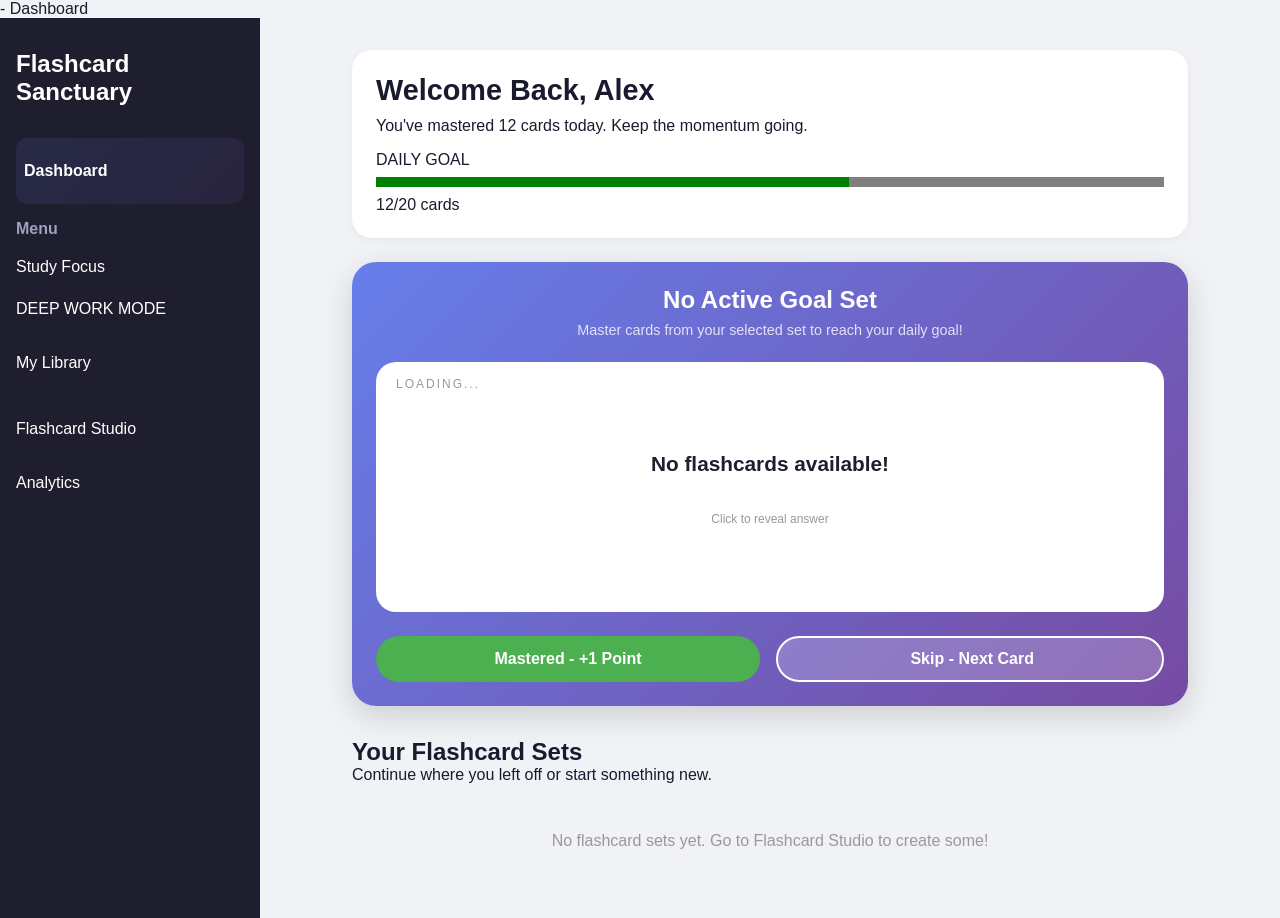
<file: index.html>
<!DOCTYPE html>
<html lang="en">
<head>
    <meta charset="UTF-8">
    <meta name="viewport" content="width=device-width, initial-scale=1.0">
    <title> Holo Study </title> - Dashboard</title>
    <link rel="stylesheet" href="css/common.css">
    <link rel="stylesheet" href="css/dashboard.css">
</head>
<body>

<!-- Hamburger Button -->
<div class="hamburger" id="hamburger">
    <span></span>
    <span></span>
    <span></span>
</div>

<!-- Dashboard Container (wraps sidebar + content) -->
<div class="dashboard-container">
    <!-- Sidebar will be loaded here by JavaScript -->

    <!-- Main Content -->
    <div class="main-content">
        <div class="welcome-card">
            <h1>Welcome Back, Alex </h1>
            <p>You've mastered 12 cards today. Keep the momentum going.</p>
            <div class="daily-goal">
                <span> DAILY GOAL</span>
                <progress id="dailyProgress" value="12" max="20"></progress>
                <span id="dailyProgressText">12/20 cards</span>
            </div>
        </div>

        <!-- Goal Flashcard Section -->
        <div class="goal-flashcard-section">
            <div class="goal-header">
                <h2> Goal: Loading...</h2>
                <p>Master cards from your selected set to reach your daily goal!</p>
            </div>

            <div class="goal-flashcard" id="goalFlashcard" onclick="flipGoalCard()">
                <div class="goal-card-label" id="goalCardLabel"> Loading...</div>
                <div class="goal-card-content">
                    <div class="goal-question" id="goalQuestion">Loading...</div>
                    <div class="goal-answer" id="goalAnswer"></div>
                </div>
                <div class="goal-flip-hint" id="goalFlipHint"> Click to reveal answer </div>
            </div>

            <div class="goal-actions">
                <button class="goal-mastered-btn" onclick="markGoalMastered()"> Mastered - +1 Point</button>
                <button class="goal-skip-btn" onclick="skipGoalCard()">️ Skip - Next Card</button>
            </div>
        </div>

        <h2>Your Flashcard Sets</h2>
        <p>Continue where you left off or start something new.</p>

        <div class="sets-container" id="setsContainer"></div>
    </div>
</div>

<script src="js/common.js"></script>
<script src="js/dashboard.js"></script>
</body>
</html>
</file>
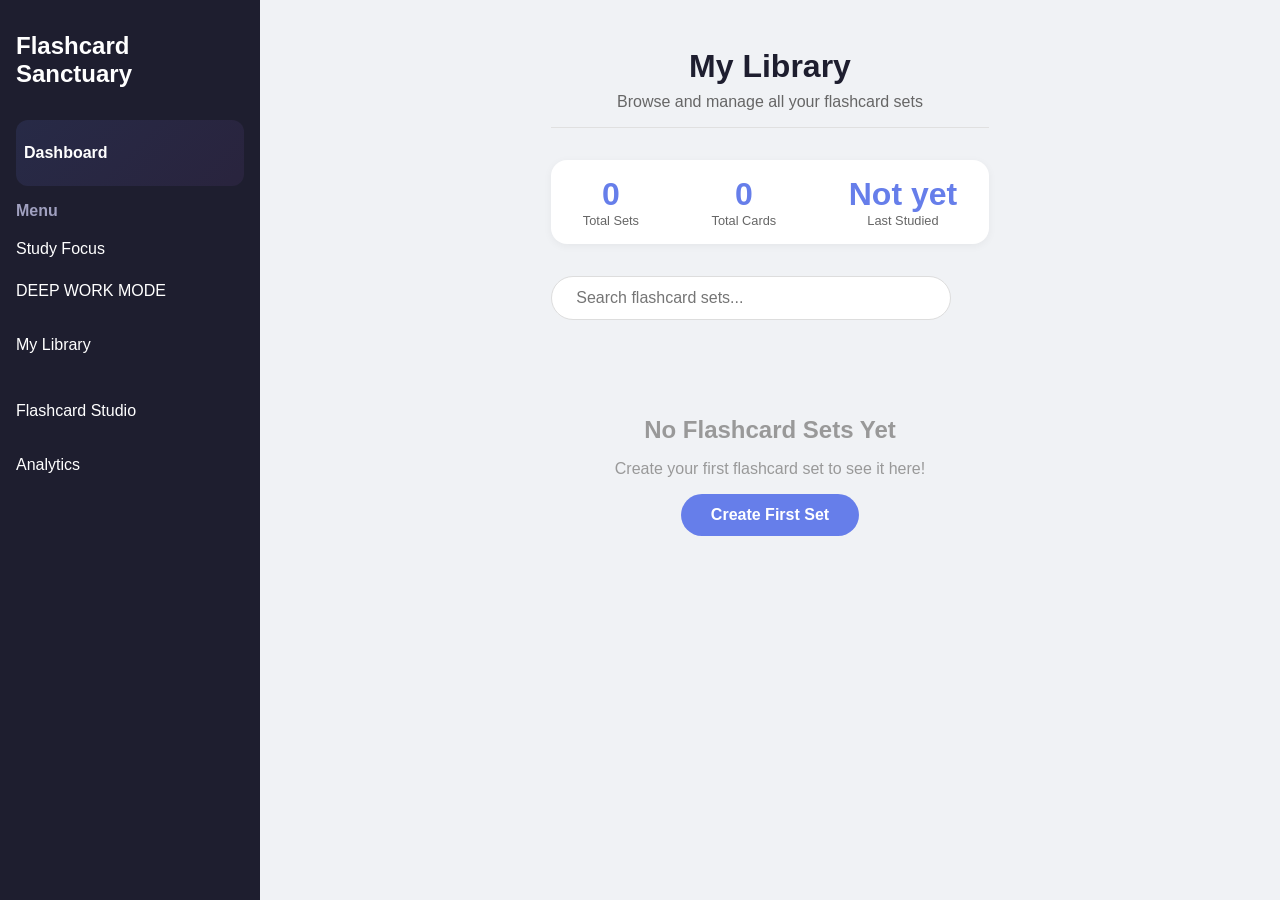
<file: gallery.html>
<!DOCTYPE html>
<html lang="en">
<head>
    <meta charset="UTF-8">
    <meta name="viewport" content="width=device-width, initial-scale=1.0">
    <title>Flashcard Sanctuary - My Library</title>
    <link rel="stylesheet" href="css/common.css">
    <style>
        /* Gallery specific styles */
        .gallery-container {
            max-width: 1200px;
            margin: 0 auto;
            padding: 2rem;
            min-height: 100vh;
        }

        .gallery-header {
            position: sticky;
            top: 0;
            background: #f0f2f5;
            padding: 1rem 0;
            text-align: center;
            z-index: 100;
            border-bottom: 1px solid #e0e0e0;
            margin-bottom: 2rem;
        }

        .gallery-header h1 {
            font-size: 2rem;
            color: #1e1e2f;
        }

        .gallery-header p {
            color: #666;
            margin-top: 0.5rem;
        }

        .stats-bar {
            background: white;
            border-radius: 16px;
            padding: 1rem 2rem;
            margin-bottom: 2rem;
            display: flex;
            justify-content: space-between;
            align-items: center;
            flex-wrap: wrap;
            gap: 1rem;
            box-shadow: 0 2px 8px rgba(0,0,0,0.05);
        }

        .stat-card {
            text-align: center;
        }

        .stat-number {
            font-size: 2rem;
            font-weight: bold;
            color: #667eea;
        }

        .stat-label {
            font-size: 0.8rem;
            color: #666;
        }

        .search-bar {
            margin-bottom: 2rem;
        }

        .search-input {
            width: 100%;
            max-width: 400px;
            padding: 12px 20px;
            border: 1px solid #ddd;
            border-radius: 40px;
            font-size: 1rem;
            outline: none;
            transition: border-color 0.2s;
        }

        .search-input:focus {
            border-color: #667eea;
        }

        .gallery-grid {
            display: grid;
            grid-template-columns: repeat(auto-fill, minmax(300px, 1fr));
            gap: 1.5rem;
        }

        .gallery-card {
            background: white;
            border-radius: 20px;
            padding: 1.5rem;
            box-shadow: 0 2px 8px rgba(0,0,0,0.05);
            transition: transform 0.2s, box-shadow 0.2s;
            cursor: pointer;
        }

        .gallery-card:hover {
            transform: translateY(-4px);
            box-shadow: 0 8px 20px rgba(0,0,0,0.1);
        }

        .gallery-card-header {
            display: flex;
            justify-content: space-between;
            align-items: flex-start;
            margin-bottom: 1rem;
        }

        .gallery-card h3 {
            font-size: 1.3rem;
            color: #1e1e2f;
            margin-bottom: 0.5rem;
        }

        .card-count-badge {
            background: #667eea;
            color: white;
            padding: 4px 10px;
            border-radius: 20px;
            font-size: 0.8rem;
        }

        .gallery-card p {
            color: #666;
            font-size: 0.9rem;
            margin-bottom: 1rem;
        }

        .card-actions {
            display: flex;
            gap: 0.8rem;
            margin-top: 1rem;
        }

        .gallery-study-btn {
            flex: 1;
            background: #1e1e2f;
            color: white;
            border: none;
            padding: 8px 16px;
            border-radius: 25px;
            cursor: pointer;
            font-weight: bold;
            transition: background 0.2s;
        }

        .gallery-study-btn:hover {
            background: #33334f;
        }

        .gallery-delete-btn {
            background: #ff4444;
            color: white;
            border: none;
            padding: 8px 16px;
            border-radius: 25px;
            cursor: pointer;
            transition: background 0.2s;
        }

        .gallery-delete-btn:hover {
            background: #cc0000;
        }

        .empty-gallery {
            text-align: center;
            padding: 4rem;
            color: #999;
        }

        .empty-gallery h3 {
            font-size: 1.5rem;
            margin-bottom: 1rem;
        }

        .create-first-btn {
            display: inline-block;
            background: #667eea;
            color: white;
            padding: 12px 30px;
            border-radius: 40px;
            text-decoration: none;
            margin-top: 1rem;
            font-weight: bold;
            transition: background 0.2s;
        }

        .create-first-btn:hover {
            background: #5a67d8;
        }

        @media (max-width: 768px) {
            .gallery-container {
                padding: 1rem;
                margin-top: 60px;
            }

            .gallery-grid {
                grid-template-columns: 1fr;
            }

            .stats-bar {
                flex-direction: column;
                text-align: center;
            }
        }
    </style>
</head>
<body>

<!-- Hamburger Button -->
<div class="hamburger" id="hamburger">
    <span></span>
    <span></span>
    <span></span>
</div>

<!-- Dashboard Container (wraps sidebar + content) -->
<div class="dashboard-container">
    <!-- Sidebar will be loaded here by JavaScript -->

    <!-- Main Content -->
    <div class="gallery-container">
        <div class="gallery-header">
            <h1> My Library</h1>
            <p>Browse and manage all your flashcard sets</p>
        </div>

        <div class="stats-bar" id="statsBar">
            <div class="stat-card">
                <div class="stat-number" id="totalSets">0</div>
                <div class="stat-label">Total Sets</div>
            </div>
            <div class="stat-card">
                <div class="stat-number" id="totalCards">0</div>
                <div class="stat-label">Total Cards</div>
            </div>
            <div class="stat-card">
                <div class="stat-number" id="lastStudied">-</div>
                <div class="stat-label">Last Studied</div>
            </div>
        </div>

        <div class="search-bar">
            <input type="text" class="search-input" id="searchInput" placeholder=" Search flashcard sets...">
        </div>

        <div id="galleryGrid" class="gallery-grid"></div>
    </div>
</div>

<script src="js/common.js"></script>
<script src="js/gallery.js"></script>
</body>
</html>
</file>
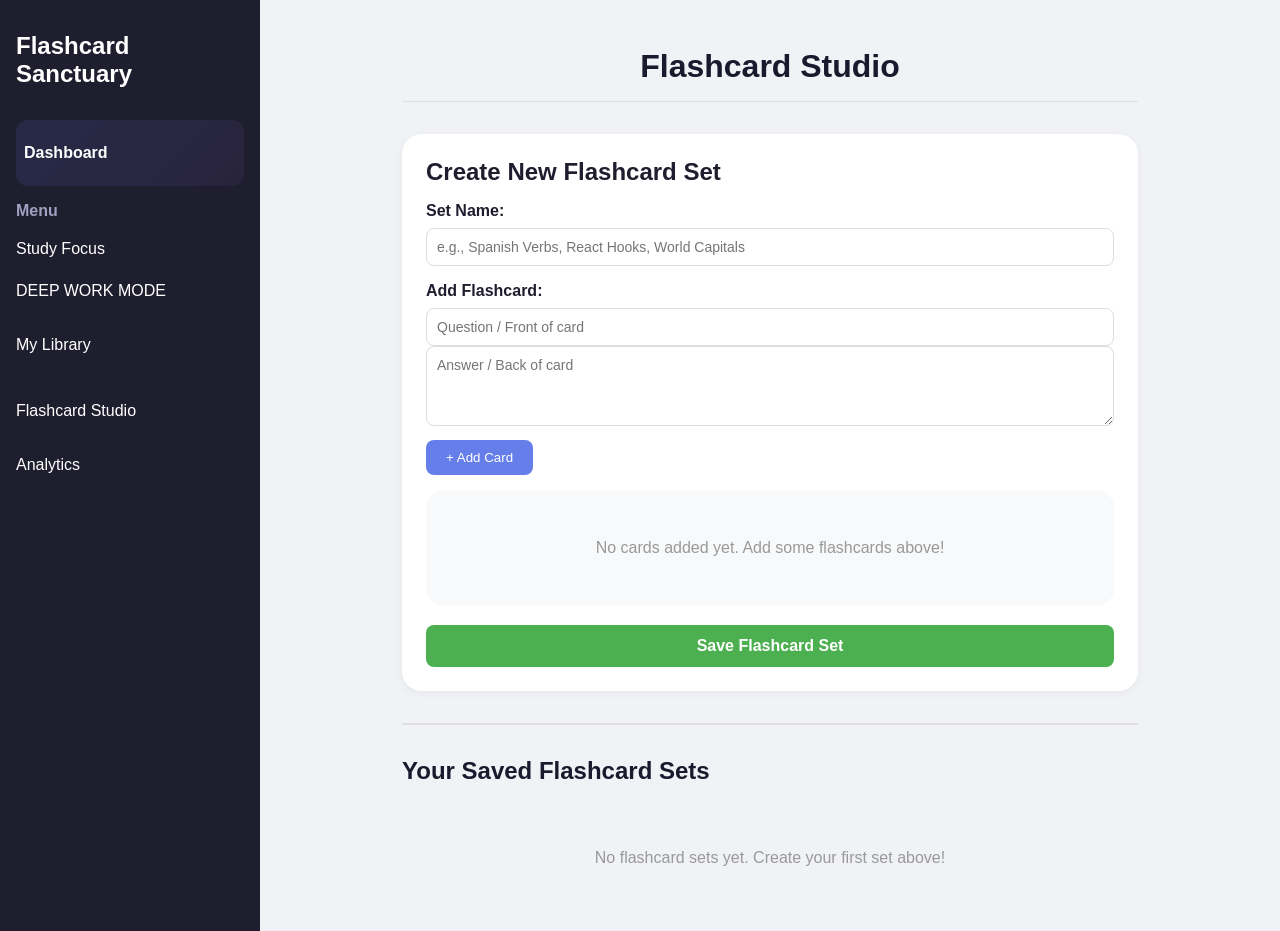
<file: studio.html>
<!DOCTYPE html>
<html lang="en">
<head>
    <meta charset="UTF-8">
    <meta name="viewport" content="width=device-width, initial-scale=1.0">
    <title>Flashcard Sanctuary - Studio</title>
    <link rel="stylesheet" href="css/common.css">
    <link rel="stylesheet" href="css/studio.css">
</head>
<body>

<!-- Hamburger Button -->
<div class="hamburger" id="hamburger">
    <span></span>
    <span></span>
    <span></span>
</div>

<!-- Dashboard Container (wraps sidebar + content) -->
<div class="dashboard-container">
    <!-- Sidebar will be loaded here by JavaScript -->

    <!-- Main Content -->
    <div class="studio-container">
        <div class="page-header">
            <h1> Flashcard Studio</h1>
        </div>

        <!-- Create New Set -->
        <div class="create-set-card">
            <h2>Create New Flashcard Set</h2>

            <div class="form-group">
                <label> Set Name:</label>
                <input type="text" id="setName" placeholder="e.g., Spanish Verbs, React Hooks, World Capitals" autocomplete="off">
            </div>

            <div class="form-group">
                <label> Add Flashcard:</label>
                <input type="text" id="question" placeholder="Question / Front of card" autocomplete="off">
                <textarea id="answer" placeholder="Answer / Back of card"></textarea>
                <button class="add-card-btn" onclick="addCardToPreview()">+ Add Card</button>
            </div>

            <div id="previewCards" class="cards-preview">
                <div class="empty-message"> No cards added yet. Add some flashcards above!</div>
            </div>

            <button class="save-set-btn" onclick="saveFlashcardSet()"> Save Flashcard Set</button>
        </div>

        <hr>

        <h2> Your Saved Flashcard Sets</h2>
        <div id="savedSetsList" class="sets-list"></div>
    </div>
</div>

<script src="js/common.js"></script>
<script src="js/studio.js"></script>
</body>
</html>
</file>
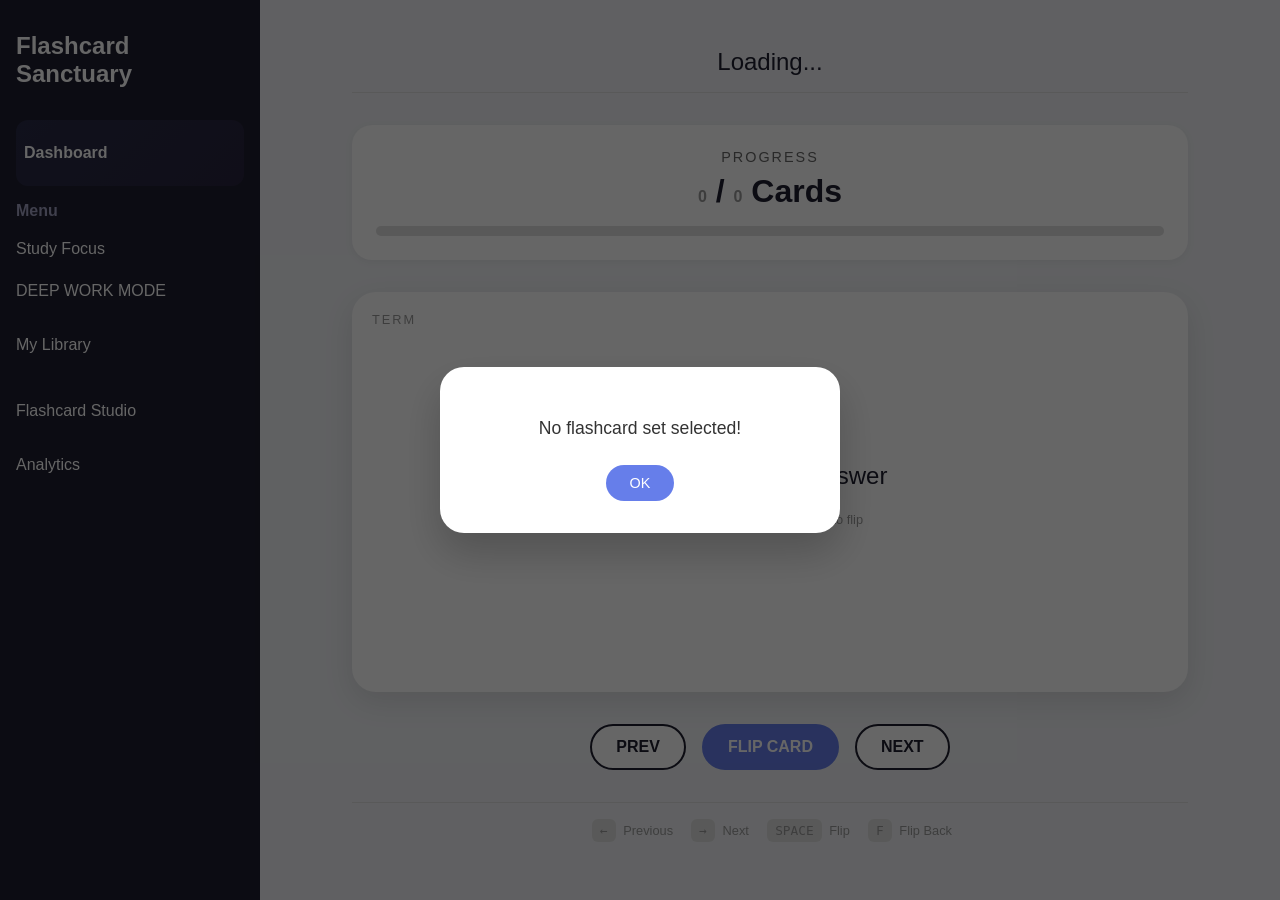
<file: study.html>
<!DOCTYPE html>
<html lang="en">
<head>
    <meta charset="UTF-8">
    <meta name="viewport" content="width=device-width, initial-scale=1.0">
    <title>Flashcard Sanctuary - Study Session</title>
    <link rel="stylesheet" href="css/common.css">
    <link rel="stylesheet" href="css/study.css">
</head>
<body>

<!-- Hamburger Button -->
<div class="hamburger" id="hamburger">
    <span></span>
    <span></span>
    <span></span>
</div>

<!-- Dashboard Container (wraps sidebar + content) -->
<div class="dashboard-container">
    <!-- Sidebar will be loaded here by JavaScript -->

    <!-- Main Content -->
    <div class="study-container" id="studyContainer">
        <div class="study-header">
            <div class="set-title" id="setTitle">Loading...</div>
        </div>

        <div id="studyArea">
            <div class="progress-section">
                <div class="progress-label">PROGRESS</div>
                <div class="progress-numbers">
                    <span id="currentCardNum">0</span> / <span id="totalCards">0</span> Cards
                </div>
                <div class="progress-bar-container">
                    <div class="progress-bar-fill" id="progressBar"></div>
                </div>
            </div>

            <div class="flashcard" id="flashcard" onclick="flipCard()">
                <div class="card-label" id="cardLabel">TERM</div>
                <div class="card-content">
                    <div class="card-question" id="questionText">Click to reveal answer</div>
                    <div class="card-answer" id="answerText"></div>
                </div>
                <div class="flip-hint" id="flipHint"> Click card or press SPACE to flip </div>
            </div>

            <div class="action-section">
                <button class="action-btn" onclick="previousCard()"> PREV</button>
                <button class="action-btn flip-btn" onclick="flipCard()"> FLIP CARD</button>
                <button class="action-btn" onclick="nextCard()">NEXT </button>
            </div>

            <div class="keyboard-hint">
                 <span>←</span> Previous &nbsp;&nbsp; <span>→</span> Next &nbsp;&nbsp; <span>SPACE</span> Flip &nbsp;&nbsp; <span>F</span> Flip Back
            </div>
        </div>

        <div id="completionScreen" class="completion-screen hidden">
            <h2> Congratulations! </h2>
            <p>You've completed all flashcards in this set!</p>
            <p id="completionStats"></p>
            <button class="restart-btn" onclick="restartSession()"> Study Again</button>
        </div>
    </div>
</div>

<script src="js/common.js"></script>
<script src="js/study.js"></script>
</body>
</html>
</file>
<file: css/common.css>
/* ========== COMMON STYLES (shared across all pages) ========== */

* {
    margin: 0;
    padding: 0;
    box-sizing: border-box;
}

body {
    font-family: 'Segoe UI', Tahoma, Geneva, Verdana, sans-serif;
    background: #f0f2f5;
    color: #1a1a2e;
    overflow-x: hidden;
}

/* ========== DASHBOARD CONTAINER (flex layout) ========== */
.dashboard-container {
    display: flex;
    min-height: 100vh;
    width: 100%;
}

/* ========== SIDEBAR STYLES ========== */

/* Sidebar - Desktop visible */
.sidebar {
    width: 260px;
    background: #1e1e2f;
    color: white;
    padding: 2rem 1rem;
    min-height: 100vh;
    position: sticky;
    top: 0;
    overflow-y: auto;
    flex-shrink: 0;
    scrollbar-width: none;
    -ms-overflow-style: none;
}

.sidebar::-webkit-scrollbar {
    display: none;
}

/* Sidebar links */
.sidebar-link {
    color: white;
    text-decoration: none;
    display: block;
    padding: 0.75rem 0;
}

.sidebar-link:hover {
    color: #a0a0c0;
}

/* Main menu / Home button highlight */
.sidebar .main-menu {
    background: linear-gradient(135deg, #667eea20 0%, #764ba220 100%);
    border-radius: 12px;
    margin: 0.5rem 0;
    padding-left: 0.5rem;
}

.sidebar .main-menu:hover {
    background: linear-gradient(135deg, #667eea40 0%, #764ba240 100%);
}

.sidebar .main-menu a {
    color: #fff;
    font-weight: bold;
}

/* Sidebar navigation */
.sidebar h2 {
    font-size: 1.5rem;
    margin-bottom: 2rem;
}

.sidebar nav p {
    color: #a0a0c0;
    margin-top: 1rem;
}

.sidebar ul {
    list-style: none;
    margin-top: 0.5rem;
}

.sidebar li {
    padding: 0.75rem 0;
    cursor: pointer;
    border-radius: 8px;
    transition: background 0.2s;
    list-style: none;
}

.sidebar li:hover {
    background: #2d2d44;
    padding-left: 0.5rem;
}

/* Icon spacing */
.sidebar li i {
    margin-right: 8px;
}

/* Close button - hidden on desktop */
.close-btn {
    display: none;
}

/* ========== HAMBURGER MENU (mobile) ========== */
.hamburger {
    display: none;
    position: fixed;
    top: 20px;
    left: 20px;
    width: 35px;
    height: 30px;
    cursor: pointer;
    z-index: 1001;
    flex-direction: column;
    justify-content: space-between;
}

.hamburger span {
    display: block;
    width: 100%;
    height: 4px;
    background-color: #1e1e2f;
    border-radius: 2px;
}

/* ========== MAIN CONTENT ========== */
.main-content {
    flex: 1;
    max-width: 900px;
    padding: 2rem;
}

/* ========== BACK BUTTON (shared) ========== */
.back-btn {
    background: #1e1e2f;
    color: white;
    padding: 10px 20px;
    border-radius: 8px;
    text-decoration: none;
    display: inline-block;
    transition: background 0.2s;
}

.back-btn:hover {
    background: #2d2d44;
}

/* ========== BUTTON CURSOR STYLES ========== */
button,
.study-btn,
.continue-btn,
.add-card-btn,
.save-set-btn,
.delete-card,
.delete-set,
.close-btn,
.hamburger {
    cursor: pointer;
}

.hamburger:hover {
    cursor: pointer;
}

.sidebar li:hover,
.sidebar-link:hover {
    cursor: pointer;
}

/* ========== MOBILE RESPONSIVE (≤768px) ========== */
@media (max-width: 768px) {
    /* Show hamburger button */
    .hamburger {
        display: flex;
    }

    /* Sidebar becomes hidden overlay on mobile */
    .sidebar {
        position: fixed;
        top: 0;
        left: -280px;
        width: 280px;
        height: 100%;
        z-index: 1000;
        transition: left 0.3s ease;
        padding-top: 60px;
        background: #1e1e2f;
    }

    .sidebar.open {
        left: 0;
    }

    /* Show close button on mobile */
    .close-btn {
        display: block;
        position: absolute;
        top: 15px;
        right: 20px;
        font-size: 28px;
        cursor: pointer;
        color: white;
        background: none;
        border: none;
    }

    .close-btn:hover {
        color: #ff6b6b;
    }

    /* Main content adjustments for mobile */
    .dashboard-container {
        display: block;
    }

    .main-content {
        padding: 1rem;
        margin-top: 60px;
        max-width: 100%;
    }
}

/* ========== EXTRA SMALL DEVICES (≤480px) ========== */
@media (max-width: 480px) {
    .main-content {
        padding: 0.8rem;
    }

    .sidebar {
        width: 260px;
    }
}
</file>
<file: css/dashboard.css>
/* ========== DASHBOARD-SPECIFIC STYLES ========== */

/* Main Content - centered */
.main-content {
    flex: 1;
    max-width: 900px;
    margin: 0 auto;
    padding: 2rem;
    width: 100%;
}

/* Welcome Card */
.welcome-card {
    background: white;
    border-radius: 20px;
    padding: 1.5rem;
    box-shadow: 0 2px 8px rgba(0,0,0,0.05);
    margin-bottom: 1.5rem;
}

.welcome-card h1 {
    font-size: 1.8rem;
    margin-bottom: 10px;
}

/* Daily Goal Progress */
.daily-goal {
    margin-top: 1rem;
}

.daily-goal progress {
    width: 100%;
    height: 10px;
    border-radius: 5px;
    margin: 0.5rem 0;
}

/* ========== GOAL FLASHCARD SECTION ========== */

.goal-flashcard-section {
    background: linear-gradient(135deg, #667eea 0%, #764ba2 100%);
    border-radius: 24px;
    padding: 1.5rem;
    margin-bottom: 2rem;
    box-shadow: 0 10px 30px rgba(0,0,0,0.15);
}

.goal-header {
    text-align: center;
    margin-bottom: 1.5rem;
}

.goal-header h2 {
    color: white;
    font-size: 1.5rem;
    margin-bottom: 0.5rem;
}

.goal-header p {
    color: rgba(255,255,255,0.8);
    font-size: 0.9rem;
}

/* Goal Flashcard */
.goal-flashcard {
    background: white;
    border-radius: 20px;
    padding: 2rem;
    text-align: center;
    cursor: pointer;
    transition: transform 0.3s ease, box-shadow 0.3s ease;
    min-height: 250px;
    display: flex;
    flex-direction: column;
    justify-content: center;
    position: relative;
    margin-bottom: 1.5rem;
}

.goal-flashcard:hover {
    transform: translateY(-3px);
    box-shadow: 0 10px 25px rgba(0,0,0,0.2);
}

.goal-card-label {
    position: absolute;
    top: 15px;
    left: 20px;
    font-size: 0.75rem;
    color: #999;
    text-transform: uppercase;
    letter-spacing: 2px;
}

.goal-card-content {
    font-size: 1.3rem;
    line-height: 1.6;
    color: #1e1e2f;
}

.goal-question {
    font-weight: 600;
    margin-bottom: 1rem;
}

.goal-answer {
    display: none;
    margin-top: 1rem;
    padding-top: 1rem;
    border-top: 2px solid #e0e0e0;
    color: #667eea;
    font-weight: normal;
    animation: fadeIn 0.3s ease;
}

.goal-flashcard.show-answer .goal-question {
    font-weight: normal;
    color: #666;
}

.goal-flashcard.show-answer .goal-answer {
    display: block;
}

.goal-flip-hint {
    margin-top: 1rem;
    font-size: 0.75rem;
    color: #999;
}

/* Goal Action Buttons */
.goal-actions {
    display: flex;
    gap: 1rem;
    justify-content: center;
    flex-wrap: wrap;
}

.goal-mastered-btn {
    background: #4caf50;
    color: white;
    border: none;
    padding: 12px 24px;
    border-radius: 40px;
    font-size: 1rem;
    font-weight: bold;
    cursor: pointer;
    transition: all 0.2s;
    flex: 1;
    min-width: 180px;
}

.goal-mastered-btn:hover {
    background: #45a049;
    transform: scale(1.02);
}

.goal-skip-btn {
    background: rgba(255,255,255,0.2);
    color: white;
    border: 2px solid white;
    padding: 12px 24px;
    border-radius: 40px;
    font-size: 1rem;
    font-weight: bold;
    cursor: pointer;
    transition: all 0.2s;
    flex: 1;
    min-width: 180px;
}

.goal-skip-btn:hover {
    background: rgba(255,255,255,0.3);
    transform: scale(1.02);
}

/* Goal completion animation */
@keyframes goalComplete {
    0% { transform: scale(1); }
    50% { transform: scale(1.05); background: #4caf50; }
    100% { transform: scale(1); }
}

.goal-complete-animation {
    animation: goalComplete 0.5s ease;
}

@media (max-width: 768px) {
    .goal-flashcard {
        padding: 1.5rem;
        min-height: 200px;
    }

    .goal-card-content {
        font-size: 1rem;
    }

    .goal-mastered-btn,
    .goal-skip-btn {
        padding: 10px 16px;
        font-size: 0.9rem;
        min-width: 140px;
    }
}

/* Set as Goal Button */
.set-goal-btn {
    background: linear-gradient(135deg, #667eea, #764ba2);
    color: white;
    border: none;
    padding: 0.5rem 1rem;
    border-radius: 25px;
    cursor: pointer;
    font-weight: bold;
    transition: all 0.2s;
}

.set-goal-btn:hover {
    transform: translateY(-2px);
    box-shadow: 0 4px 12px rgba(102, 126, 234, 0.4);
}

/* Master Card (Spanish Vocabulary) */
.master-card {
    background: linear-gradient(135deg, #667eea 0%, #764ba2 100%);
    color: white;
    border-radius: 20px;
    padding: 1.5rem;
    margin-bottom: 2rem;
}

.master-card h2 {
    margin-bottom: 0.5rem;
}

.continue-btn {
    background: white;
    color: #764ba2;
    border: none;
    padding: 0.6rem 1.2rem;
    border-radius: 30px;
    margin-top: 1rem;
    font-weight: bold;
    cursor: pointer;
    transition: background 0.2s;
}

.continue-btn:hover {
    background: #f0f0f0;
}

/* Flashcard Sets Container */
.sets-container {
    display: flex;
    flex-direction: column;
    gap: 1rem;
    margin-top: 1rem;
}

/* Individual Set Card */
.set-card {
    background: white;
    border-radius: 16px;
    padding: 1.2rem;
    box-shadow: 0 2px 6px rgba(0,0,0,0.05);
    transition: transform 0.2s, box-shadow 0.2s;
}

.set-card:hover {
    transform: translateY(-2px);
    box-shadow: 0 4px 12px rgba(0,0,0,0.1);
}

.set-card h3 {
    margin-bottom: 0.3rem;
}

.set-card p {
    color: #555;
    font-size: 0.9rem;
    margin: 0.5rem 0;
}

/* Recent Set Badge */
.recent-set {
    position: relative;
    border: 2px solid #667eea;
    background: linear-gradient(135deg, #ffffff 0%, #f8f9ff 100%);
}

.recent-badge {
    position: absolute;
    top: -12px;
    right: 20px;
    background: linear-gradient(135deg, #667eea, #764ba2);
    color: white;
    padding: 4px 12px;
    border-radius: 20px;
    font-size: 12px;
    font-weight: bold;
    letter-spacing: 1px;
}

/* Study Button */
.study-btn {
    background: #1e1e2f;
    color: white;
    border: none;
    padding: 0.5rem 1rem;
    border-radius: 25px;
    margin-top: 0.5rem;
    cursor: pointer;
    transition: background 0.2s;
}

.study-btn:hover {
    background: #33334f;
}

/* View All Link */
.view-all-container {
    margin-top: 1rem;
    text-align: center;
}

.view-all-link {
    display: inline-block;
    background: #1e1e2f;
    color: white;
    padding: 10px 24px;
    border-radius: 30px;
    text-decoration: none;
    font-weight: bold;
    transition: all 0.2s;
}

.view-all-link:hover {
    background: #2d2d44;
    transform: translateY(-2px);
}

/* Mobile Responsive */
@media (max-width: 768px) {
    .main-content {
        padding: 1rem;
        margin-top: 60px;
        max-width: 100%;
    }

    .welcome-card h1 {
        font-size: 1.4rem;
    }

    .master-card h2 {
        font-size: 1.2rem;
    }
}
</file>
<file: css/studio.css>
/* ========== STUDIO-SPECIFIC STYLES ========== */

/* Studio container - centered */
.studio-container {
    flex: 1;
    max-width: 800px;
    margin: 0 auto;
    padding: 2rem;
    width: 100%;
}

/* Sticky Page Header */
.page-header {
    position: sticky;
    top: 0;
    background: #f0f2f5;
    padding: 1rem 0;
    text-align: center;
    margin-bottom: 2rem;
    border-bottom: 1px solid #e0e0e0;
    z-index: 100;
}

.page-header h1 {
    margin: 0;
}

/* Create Set Card */
.create-set-card {
    background: white;
    border-radius: 20px;
    padding: 1.5rem;
    margin-bottom: 2rem;
    box-shadow: 0 2px 8px rgba(0,0,0,0.05);
}

.create-set-card h2 {
    color: #1e1e2f;
    margin-bottom: 1rem;
}

/* Form Groups */
.form-group {
    margin-bottom: 1rem;
}

.form-group label {
    display: block;
    margin-bottom: 0.5rem;
    font-weight: bold;
    color: #1e1e2f;
}

.form-group input,
.form-group textarea {
    width: 100%;
    padding: 10px;
    border: 1px solid #ddd;
    border-radius: 8px;
    font-family: inherit;
    font-size: 14px;
    transition: border-color 0.2s;
}

.form-group input:focus,
.form-group textarea:focus {
    outline: none;
    border-color: #667eea;
}

.form-group textarea {
    resize: vertical;
    min-height: 80px;
}

/* Buttons */
.add-card-btn {
    background: #667eea;
    color: white;
    border: none;
    padding: 10px 20px;
    border-radius: 8px;
    cursor: pointer;
    margin-right: 10px;
    margin-top: 10px;
    transition: background 0.2s;
}

.add-card-btn:hover {
    background: #5a67d8;
}

.save-set-btn {
    background: #4caf50;
    color: white;
    border: none;
    padding: 12px 24px;
    border-radius: 8px;
    cursor: pointer;
    font-size: 16px;
    font-weight: bold;
    margin-top: 20px;
    width: 100%;
    transition: background 0.2s;
}

.save-set-btn:hover {
    background: #45a049;
}

/* Cards Preview */
.cards-preview {
    background: #f8f9fa;
    border-radius: 16px;
    padding: 1rem;
    margin-top: 1rem;
    max-height: 300px;
    overflow-y: auto;
}

.card-item {
    background: white;
    border-radius: 12px;
    padding: 1rem;
    margin-bottom: 0.8rem;
    border-left: 4px solid #667eea;
    position: relative;
    transition: transform 0.2s;
}

.card-item:hover {
    transform: translateX(4px);
}

.card-item strong {
    display: block;
    color: #667eea;
    margin-bottom: 5px;
}

.card-item p {
    margin-top: 5px;
    color: #333;
}

.delete-card {
    position: absolute;
    top: 10px;
    right: 10px;
    background: #ff4444;
    color: white;
    border: none;
    border-radius: 50%;
    width: 25px;
    height: 25px;
    cursor: pointer;
    font-size: 12px;
    transition: background 0.2s;
}

.delete-card:hover {
    background: #cc0000;
}

/* Saved Sets List */
.sets-list {
    margin-top: 2rem;
}

.set-item {
    background: white;
    border-radius: 12px;
    padding: 1rem;
    margin-bottom: 1rem;
    display: flex;
    justify-content: space-between;
    align-items: center;
    flex-wrap: wrap;
    gap: 10px;
    transition: transform 0.2s;
}

.set-item:hover {
    transform: translateX(4px);
}

.set-info {
    flex: 1;
}

.set-info strong {
    font-size: 1.1rem;
    display: block;
    margin-bottom: 5px;
}

.set-info p {
    color: #666;
    font-size: 14px;
}

.delete-set {
    background: #ff4444;
    color: white;
    border: none;
    padding: 8px 16px;
    border-radius: 6px;
    cursor: pointer;
    transition: background 0.2s;
}

.delete-set:hover {
    background: #cc0000;
}

.card-count {
    display: inline-block;
    background: #667eea;
    color: white;
    padding: 2px 8px;
    border-radius: 12px;
    font-size: 12px;
    margin-left: 10px;
}

.empty-message {
    color: #999;
    text-align: center;
    padding: 2rem;
}

hr {
    margin: 2rem 0;
    border: none;
    border-top: 2px solid #e0e0e0;
}

/* Mobile Responsive */
@media (max-width: 768px) {
    .studio-container {
        padding: 1rem;
        margin-top: 60px;
        width: 100%;
    }

    .set-item {
        flex-direction: column;
        text-align: center;
    }

    .delete-set {
        width: 100%;
    }
}
</file>
<file: css/study.css>
/* ========== STUDY SESSION-SPECIFIC STYLES ========== */

/* Study container - centered */
.study-container {
    flex: 1;
    max-width: 900px;
    margin: 0 auto;
    padding: 2rem;
    min-height: 100vh;
    width: 100%;
}

/* Sticky Header */
.study-header {
    position: sticky;
    top: 0;
    background: #f0f2f5;
    padding: 1rem 0;
    text-align: center;
    z-index: 100;
    border-bottom: 1px solid #e0e0e0;
    margin-bottom: 2rem;
}

.set-title {
    font-size: 1.5rem;
    color: #1e1e2f;
}

.set-title span {
    font-size: 0.9rem;
    color: #667eea;
}

/* Progress Section */
.progress-section {
    background: white;
    border-radius: 20px;
    padding: 1.5rem;
    margin-bottom: 2rem;
    box-shadow: 0 2px 8px rgba(0,0,0,0.05);
    text-align: center;
}

.progress-label {
    font-size: 0.9rem;
    color: #666;
    letter-spacing: 2px;
    margin-bottom: 0.5rem;
}

.progress-numbers {
    font-size: 2rem;
    font-weight: bold;
    color: #1e1e2f;
    margin-bottom: 1rem;
}

.progress-numbers span {
    font-size: 1rem;
    color: #999;
}

.progress-bar-container {
    background: #e0e0e0;
    border-radius: 10px;
    height: 10px;
    overflow: hidden;
}

.progress-bar-fill {
    background: linear-gradient(90deg, #667eea, #764ba2);
    height: 100%;
    width: 0%;
    transition: width 0.3s ease;
    border-radius: 10px;
}

/* Flashcard */
.flashcard {
    background: white;
    border-radius: 24px;
    padding: 3rem;
    margin-bottom: 2rem;
    box-shadow: 0 10px 30px rgba(0,0,0,0.1);
    text-align: center;
    cursor: pointer;
    transition: transform 0.3s ease, box-shadow 0.3s ease;
    min-height: 400px;
    display: flex;
    flex-direction: column;
    justify-content: center;
    position: relative;
}

.flashcard:hover {
    transform: translateY(-5px);
    box-shadow: 0 15px 40px rgba(0,0,0,0.15);
}

.card-label {
    position: absolute;
    top: 20px;
    left: 20px;
    font-size: 0.8rem;
    color: #999;
    text-transform: uppercase;
    letter-spacing: 2px;
}

.card-label.flipped {
    color: #667eea;
}

.card-content {
    font-size: 1.5rem;
    line-height: 1.6;
    color: #1e1e2f;
}

.card-question {
    font-weight: 500;
    transition: all 0.3s ease;
}

.card-answer {
    display: none;
    margin-top: 2rem;
    padding-top: 2rem;
    border-top: 2px solid #e0e0e0;
    color: #667eea;
    font-weight: normal;
    animation: fadeIn 0.3s ease;
}

@keyframes fadeIn {
    from { opacity: 0; transform: translateY(10px); }
    to { opacity: 1; transform: translateY(0); }
}

.flashcard.show-answer .card-question {
    font-weight: normal;
    color: #666;
}

.flashcard.show-answer .card-answer {
    display: block;
}

.flashcard.show-answer .card-label {
    color: #667eea;
}

.flashcard.show-question .card-answer {
    display: none;
}

.flip-hint {
    margin-top: 1rem;
    font-size: 0.8rem;
    color: #999;
}

/* Action Buttons */
.action-section {
    display: flex;
    gap: 1rem;
    justify-content: center;
    flex-wrap: wrap;
    margin-bottom: 2rem;
}

.action-btn {
    padding: 12px 24px;
    border: 2px solid #1e1e2f;
    background: white;
    color: #1e1e2f;
    border-radius: 40px;
    font-size: 1rem;
    font-weight: bold;
    cursor: pointer;
    transition: all 0.2s;
}

.action-btn:hover {
    background: #1e1e2f;
    color: white;
    transform: scale(1.02);
}

.flip-btn {
    background: #667eea;
    border-color: #667eea;
    color: white;
}

.flip-btn:hover {
    background: #5a67d8;
}

/* Completion Screen */
.completion-screen {
    text-align: center;
    padding: 3rem;
    background: white;
    border-radius: 24px;
    box-shadow: 0 10px 30px rgba(0,0,0,0.1);
}

.completion-screen h2 {
    font-size: 2rem;
    margin-bottom: 1rem;
}

.completion-screen p {
    margin-bottom: 2rem;
    color: #666;
}

.restart-btn {
    background: #667eea;
    color: white;
    padding: 12px 30px;
    border: none;
    border-radius: 40px;
    font-size: 1rem;
    cursor: pointer;
    transition: background 0.2s;
}

.restart-btn:hover {
    background: #5a67d8;
}

.hidden {
    display: none;
}

.keyboard-hint {
    text-align: center;
    font-size: 0.8rem;
    color: #999;
    margin-top: 2rem;
    padding: 1rem;
    border-top: 1px solid #e0e0e0;
}

.keyboard-hint span {
    display: inline-block;
    background: #e0e0e0;
    padding: 4px 8px;
    border-radius: 6px;
    margin: 0 4px;
    font-family: monospace;
}

.flip-animation {
    animation: cardFlip 0.4s ease;
}

@keyframes cardFlip {
    0% { transform: scale(1); }
    50% { transform: scale(0.98); }
    100% { transform: scale(1); }
}

/* Mobile Responsive */
@media (max-width: 768px) {
    .study-container {
        padding: 1rem;
        margin-top: 60px;
        width: 100%;
    }

    .flashcard {
        padding: 2rem 1rem;
        min-height: 300px;
    }

    .card-content {
        font-size: 1.1rem;
    }

    .study-header {
        margin-top: 10px;
    }
}
</file>
